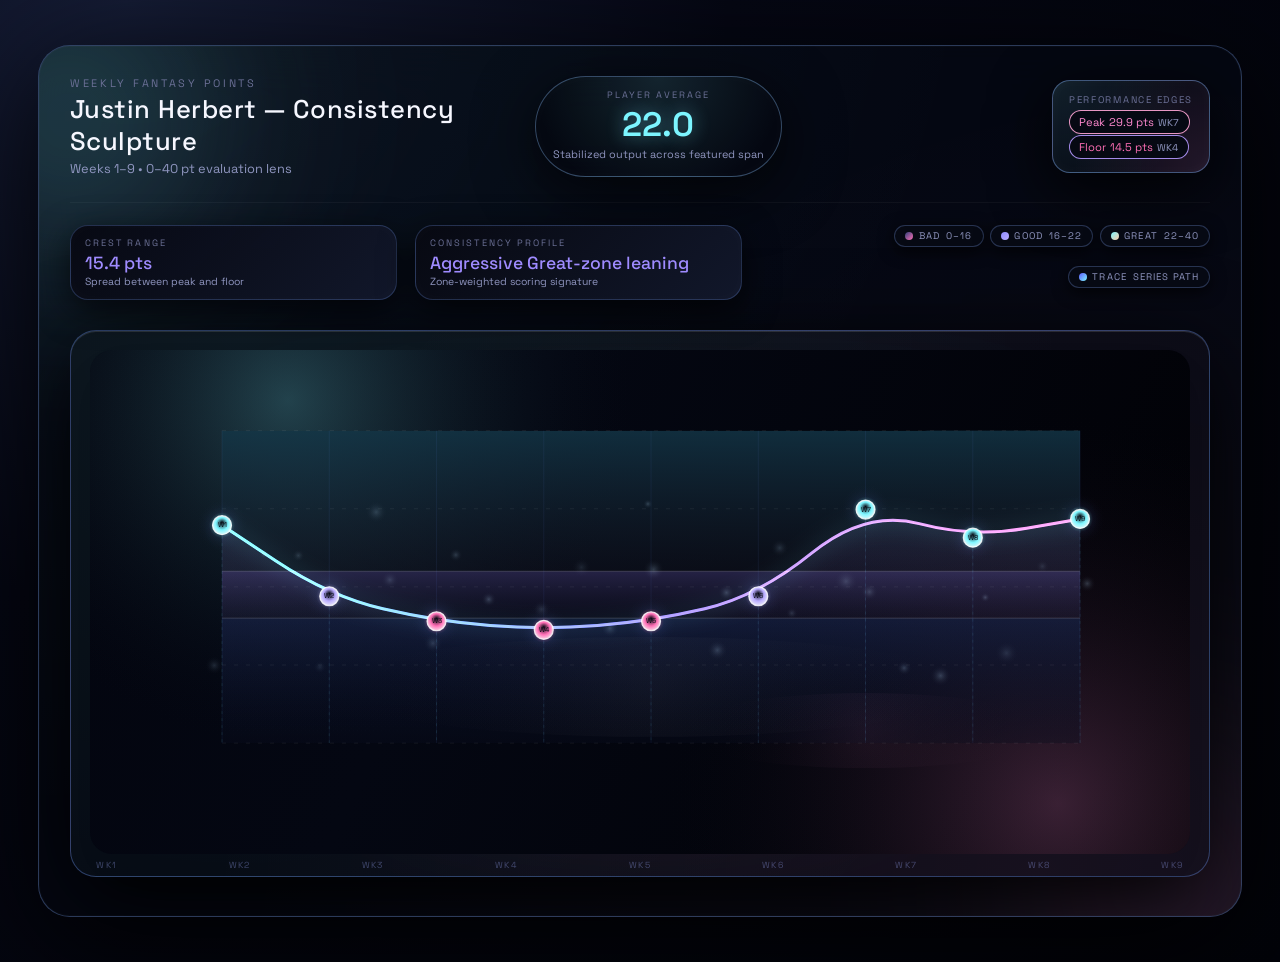
<file: index.html>
<!DOCTYPE html>
<html lang="en">
  <head>
    <meta charset="UTF-8" />
    <title>Weekly Fantasy Points — Liquid Glass Consistency Map</title>
    <meta name="viewport" content="width=device-width, initial-scale=1.0" />
    <link rel="stylesheet" href="styles.css" />
  </head>
  <body>
    <main class="page">
      <section class="glass-shell">
        <!-- Ambient caustic glows -->
        <div class="shell-glow shell-glow--left"></div>
        <div class="shell-glow shell-glow--right"></div>

        <!-- Top meta / header -->
        <header class="shell-header">
          <div class="shell-header-left">
            <div class="eyebrow">WEEKLY FANTASY POINTS</div>
            <h1 class="player-title">Justin Herbert — Consistency Sculpture</h1>
            <p class="subtitle">Weeks 1–9 • 0–40 pt evaluation lens</p>
          </div>

          <div class="shell-header-center">
            <div class="avg-label">Player Average</div>
            <div class="avg-value">22.0</div>
            <div class="avg-caption">Stabilized output across featured span</div>
          </div>

          <div class="shell-header-right">
            <div class="minmax-pill">
              <div class="pill-label">Performance Edges</div>
              <div class="pill-row">
                <span class="pill-tag pill-tag--high">
                  Peak
                  <span id="peak-points">--</span>
                  <span id="peak-week" class="pill-week">WK–</span>
                </span>
              </div>
              <div class="pill-row">
                <span class="pill-tag pill-tag--low">
                  Floor
                  <span id="floor-points">--</span>
                  <span id="floor-week" class="pill-week">WK–</span>
                </span>
              </div>
            </div>
          </div>
        </header>

        <!-- Legend and quick stats -->
        <section class="shell-meta">
          <div class="meta-stat">
            <div class="meta-label">Crest Range</div>
            <div class="meta-value" id="stat-range">--</div>
            <div class="meta-sub">Spread between peak and floor</div>
          </div>
          <div class="meta-stat">
            <div class="meta-label">Consistency Profile</div>
            <div class="meta-value" id="stat-profile">--</div>
            <div class="meta-sub">Zone-weighted scoring signature</div>
          </div>
          <div class="meta-legend">
            <div class="zone-pill zone-pill--bad">
              <span class="zone-dot"></span>
              <span class="zone-label">Bad</span>
              <span class="zone-range">0–16</span>
            </div>
            <div class="zone-pill zone-pill--good">
              <span class="zone-dot"></span>
              <span class="zone-label">Good</span>
              <span class="zone-range">16–22</span>
            </div>
            <div class="zone-pill zone-pill--great">
              <span class="zone-dot"></span>
              <span class="zone-label">Great</span>
              <span class="zone-range">22–40</span>
            </div>
            <div class="zone-pill zone-pill--trace">
              <span class="zone-dot"></span>
              <span class="zone-label">Trace</span>
              <span class="zone-range">Series Path</span>
            </div>
          </div>
        </section>

        <!-- Chart container: canvas + tooltip overlay -->
        <section class="chart-shell">
          <div class="chart-glass-layer chart-glass-layer--outer"></div>
          <div class="chart-glass-layer chart-glass-layer--inner"></div>
          <div class="chart-caustic chart-caustic--top"></div>
          <div class="chart-caustic chart-caustic--bottom"></div>

          <canvas id="infographicCanvas" aria-label="Weekly fantasy points liquid glass chart" role="img"></canvas>

          <!-- Tooltip overlay (positioned by JS) -->
          <div id="chart-tooltip" class="chart-tooltip" hidden>
            <div class="tooltip-label" id="tooltip-week">Week 1</div>
            <div class="tooltip-value" id="tooltip-value">27.9 pts</div>
            <div class="tooltip-zone" id="tooltip-zone">Great Zone</div>
          </div>

          <!-- Week labels track (helper for quick reading) -->
          <div class="week-track" aria-hidden="true">
            <!-- Week labels are rendered into canvas + orbs; this subtle strip reinforces the timeline -->
            <span>WK1</span>
            <span>WK2</span>
            <span>WK3</span>
            <span>WK4</span>
            <span>WK5</span>
            <span>WK6</span>
            <span>WK7</span>
            <span>WK8</span>
            <span>WK9</span>
          </div>
        </section>
      </section>
    </main>

    <script src="app.js"></script>
  </body>
</html>
</file>
<file: styles.css>
@import url("https://fonts.googleapis.com/css2?family=Space+Grotesk:wght@400;500;600&display=swap");

:root {
  --page-bg: radial-gradient(circle at 10% 0%, #151c35 0%, #050714 40%, #020309 100%);
  --font-main: "Space Grotesk", system-ui, -apple-system, BlinkMacSystemFont, "Segoe UI", sans-serif;

  --shell-bg: rgba(5, 8, 18, 0.9);
  --shell-border: rgba(132, 177, 255, 0.3);
  --shell-shadow: 0 28px 120px rgba(0, 0, 0, 0.92);

  --text-primary: #f6f7ff;
  --text-soft: #9096c0;
  --text-muted: #6b7096;

  --accent-cyan: #7cf5ff;
  --accent-violet: #9f8bff;
  --accent-pink: #ff89cf;
  --accent-great: #7cf5ff;
  --accent-good: #b9acff;
  --accent-bad: #ff6fb6;

  --zone-bad-from: rgba(18, 32, 70, 0.9);
  --zone-bad-to: rgba(13, 21, 46, 0.4);
  --zone-good-from: rgba(53, 50, 96, 0.9);
  --zone-good-to: rgba(40, 39, 73, 0.4);
  --zone-great-from: rgba(33, 71, 86, 0.9);
  --zone-great-to: rgba(42, 41, 66, 0.4);

  --tooltip-bg: rgba(6, 9, 20, 0.96);
  --tooltip-border: rgba(139, 189, 255, 0.6);
}

*,
*::before,
*::after {
  box-sizing: border-box;
}

html,
body {
  margin: 0;
  padding: 0;
}

body {
  min-height: 100vh;
  display: flex;
  align-items: center;
  justify-content: center;
  padding: 2.8rem clamp(1.4rem, 3vw, 3.2rem);
  background: var(--page-bg);
  color: var(--text-primary);
  font-family: var(--font-main);
}

/* PAGE + SHELL */

.page {
  width: 100%;
  display: flex;
  align-items: center;
  justify-content: center;
}

.glass-shell {
  position: relative;
  width: min(1280px, 100%);
  padding: 1.9rem 1.9rem 2.4rem;
  border-radius: 32px;
  background: radial-gradient(circle at 0% -20%, rgba(126, 245, 255, 0.06), transparent 60%) border-box,
    radial-gradient(circle at 100% 120%, rgba(255, 137, 207, 0.05), transparent 65%) border-box,
    var(--shell-bg);
  border: 1px solid var(--shell-border);
  box-shadow: var(--shell-shadow), inset 0 0 0 1px rgba(255, 255, 255, 0.02);
  backdrop-filter: blur(26px) saturate(150%);
  overflow: hidden;
}

/* Ambient shell glows */

.shell-glow {
  position: absolute;
  width: 420px;
  height: 420px;
  filter: blur(80px);
  opacity: 0.72;
  mix-blend-mode: screen;
  pointer-events: none;
}

.shell-glow--left {
  top: -140px;
  left: -180px;
  background: radial-gradient(circle at center, rgba(124, 245, 255, 0.38), transparent 70%);
}

.shell-glow--right {
  bottom: -180px;
  right: -120px;
  background: radial-gradient(circle at center, rgba(255, 137, 207, 0.28), transparent 70%);
}

/* HEADER */

.shell-header {
  position: relative;
  z-index: 2;
  display: grid;
  grid-template-columns: minmax(0, 2.2fr) minmax(0, 1.7fr) minmax(0, 2fr);
  gap: 1.6rem;
  padding-bottom: 1.6rem;
  border-bottom: 1px solid rgba(255, 255, 255, 0.04);
}

.eyebrow {
  font-size: 0.68rem;
  letter-spacing: 0.25em;
  text-transform: uppercase;
  color: var(--text-muted);
}

.player-title {
  margin: 0.15rem 0 0.2rem;
  font-size: 1.6rem;
  letter-spacing: 0.02em;
  font-weight: 500;
  color: var(--text-primary);
}

.subtitle {
  margin: 0;
  font-size: 0.8rem;
  color: var(--text-soft);
}

.shell-header-center {
  align-self: center;
  justify-self: center;
  text-align: center;
  padding: 0.75rem 1.05rem 0.9rem;
  border-radius: 999px;
  position: relative;
  background: radial-gradient(circle at 50% 0%, rgba(124, 245, 255, 0.12), transparent 80%),
    rgba(5, 8, 18, 0.92);
  border: 1px solid rgba(142, 194, 255, 0.35);
  box-shadow: 0 14px 60px rgba(0, 0, 0, 0.7), inset 0 0 22px rgba(255, 255, 255, 0.02);
  backdrop-filter: blur(18px);
}

.avg-label {
  font-size: 0.58rem;
  letter-spacing: 0.22em;
  text-transform: uppercase;
  color: var(--text-muted);
}

.avg-value {
  margin-top: 0.12rem;
  font-size: 2.12rem;
  font-weight: 600;
  color: var(--accent-cyan);
  text-shadow: 0 0 18px rgba(124, 245, 255, 0.48);
}

.avg-caption {
  margin-top: 0.05rem;
  font-size: 0.68rem;
  color: var(--text-soft);
}

.shell-header-right {
  align-self: center;
  justify-self: flex-end;
}

.minmax-pill {
  padding: 0.85rem 1rem;
  border-radius: 18px;
  background: radial-gradient(circle at 0 0, rgba(124, 245, 255, 0.1), transparent 75%),
    radial-gradient(circle at 100% 100%, rgba(255, 137, 207, 0.12), transparent 75%),
    rgba(6, 9, 20, 0.98);
  border: 1px solid rgba(136, 183, 255, 0.42);
  box-shadow: 0 16px 60px rgba(0, 0, 0, 0.85), inset 0 0 14px rgba(255, 255, 255, 0.03);
}

.pill-label {
  font-size: 0.6rem;
  letter-spacing: 0.18em;
  text-transform: uppercase;
  color: var(--text-muted);
  margin-bottom: 0.25rem;
}

.pill-row {
  display: flex;
  align-items: center;
  gap: 0.4rem;
  margin-top: 0.08rem;
}

.pill-tag {
  display: inline-flex;
  align-items: baseline;
  gap: 0.24rem;
  padding: 0.24rem 0.6rem;
  border-radius: 999px;
  font-size: 0.7rem;
  background: rgba(7, 10, 20, 0.98);
  border: 1px solid rgba(143, 190, 255, 0.4);
  color: var(--text-primary);
}

.pill-tag--high {
  border-color: rgba(255, 166, 214, 0.9);
  color: var(--accent-pink);
}

.pill-tag--low {
  border-color: rgba(180, 152, 255, 0.9);
  color: var(--accent-bad);
}

.pill-week {
  font-size: 0.62rem;
  color: var(--text-soft);
}

/* META + LEGEND */

.shell-meta {
  position: relative;
  z-index: 2;
  margin-top: 1.35rem;
  display: grid;
  grid-template-columns: minmax(0, 1.6fr) minmax(0, 1.6fr) minmax(0, 2.2fr);
  gap: 1.1rem;
}

.meta-stat {
  padding: 0.7rem 0.9rem;
  border-radius: 18px;
  background: linear-gradient(135deg, rgba(7, 9, 18, 0.98), rgba(18, 24, 44, 0.96));
  border: 1px solid rgba(120, 165, 255, 0.24);
  box-shadow: 0 10px 34px rgba(0, 0, 0, 0.7), inset 0 0 18px rgba(255, 255, 255, 0.02);
}

.meta-label {
  font-size: 0.58rem;
  letter-spacing: 0.22em;
  text-transform: uppercase;
  color: var(--text-muted);
}

.meta-value {
  margin-top: 0.18rem;
  font-size: 1.1rem;
  font-weight: 500;
  color: var(--accent-violet);
}

.meta-sub {
  margin-top: 0.06rem;
  font-size: 0.65rem;
  color: var(--text-soft);
}

.meta-legend {
  display: flex;
  flex-wrap: wrap;
  justify-content: flex-end;
  gap: 0.4rem;
  align-items: flex-start;
}

.zone-pill {
  display: inline-flex;
  align-items: center;
  gap: 0.35rem;
  padding: 0.26rem 0.62rem;
  border-radius: 999px;
  font-size: 0.6rem;
  letter-spacing: 0.12em;
  text-transform: uppercase;
  color: var(--text-soft);
  background: rgba(7, 10, 20, 0.96);
  border: 1px solid rgba(134, 171, 255, 0.26);
  box-shadow: 0 4px 16px rgba(0, 0, 0, 0.75);
}

.zone-dot {
  width: 0.5rem;
  height: 0.5rem;
  border-radius: 999px;
  background: var(--accent-cyan);
}

.zone-pill--bad .zone-dot {
  background: linear-gradient(135deg, #2e4079, var(--accent-bad));
}
.zone-pill--good .zone-dot {
  background: linear-gradient(135deg, #8f8cff, var(--accent-good));
}
.zone-pill--great .zone-dot {
  background: linear-gradient(135deg, var(--accent-great), #ffcba8);
}
.zone-pill--trace .zone-dot {
  background: linear-gradient(135deg, #5f5bff, #7cf5ff);
}

/* CHART SHELL */

.chart-shell {
  position: relative;
  margin-top: 1.85rem;
  padding: 1.2rem 1.2rem 1.4rem;
  border-radius: 26px;
  background:
    radial-gradient(circle at 15% 0%, rgba(124, 245, 255, 0.07), transparent 75%),
    radial-gradient(circle at 85% 100%, rgba(255, 137, 207, 0.08), transparent 75%),
    rgba(4, 7, 16, 0.98);
  border: 1px solid rgba(115, 158, 255, 0.35);
  box-shadow:
    0 26px 90px rgba(0, 0, 0, 0.98),
    inset 0 1px 0 rgba(255, 255, 255, 0.12),
    inset 0 20px 60px rgba(255, 255, 255, 0.018);
  overflow: hidden;
}

/* Inner glass layers for depth */

.chart-glass-layer {
  position: absolute;
  inset: 9% 4%;
  border-radius: 24px;
  pointer-events: none;
}

.chart-glass-layer--outer {
  border: 1px solid rgba(139, 184, 255, 0.2);
  box-shadow:
    inset 0 18px 40px rgba(255, 255, 255, 0.03),
    inset 0 -18px 65px rgba(0, 0, 0, 0.9);
}

.chart-glass-layer--inner {
  inset: 13% 7%;
  border-radius: 20px;
  background:
    radial-gradient(ellipse at top, rgba(124, 245, 255, 0.05), transparent 65%),
    radial-gradient(ellipse at bottom, rgba(255, 137, 207, 0.04), transparent 60%);
  box-shadow:
    inset 0 0 40px rgba(0, 0, 0, 0.95),
    inset 0 0 0 1px rgba(255, 255, 255, 0.015);
}

/* Caustic highlights */

.chart-caustic {
  position: absolute;
  pointer-events: none;
  filter: blur(32px);
  mix-blend-mode: screen;
  opacity: 0.65;
}

.chart-caustic--top {
  left: 10%;
  right: 10%;
  top: 9%;
  height: 38px;
  background: radial-gradient(ellipse at center, rgba(124, 245, 255, 0.22), transparent 70%);
}

.chart-caustic--bottom {
  left: 22%;
  right: 22%;
  bottom: 7%;
  height: 34px;
  background: radial-gradient(ellipse at center, rgba(255, 137, 207, 0.18), transparent 70%);
}

/* Canvas */

#infographicCanvas {
  position: relative;
  display: block;
  width: 100%;
  height: clamp(360px, 56vh, 560px);
  border-radius: 22px;
  z-index: 3;
  cursor: default;
}

/* Week track: subtle static guide, not interactive */

.week-track {
  position: absolute;
  bottom: 0.35rem;
  left: 1.6rem;
  right: 1.6rem;
  display: flex;
  justify-content: space-between;
  font-size: 0.55rem;
  letter-spacing: 0.16em;
  text-transform: uppercase;
  color: rgba(158, 173, 255, 0.36);
  pointer-events: none;
  z-index: 2;
}

/* Tooltip */

.chart-tooltip {
  position: absolute;
  min-width: 136px;
  padding: 0.5rem 0.7rem 0.55rem;
  border-radius: 14px;
  background: var(--tooltip-bg);
  border: 1px solid var(--tooltip-border);
  box-shadow:
    0 16px 50px rgba(0, 0, 0, 0.95),
    inset 0 0 14px rgba(255, 255, 255, 0.02);
  backdrop-filter: blur(18px) saturate(150%);
  transform: translate(-50%, -115%);
  z-index: 10;
  pointer-events: none;
}

.chart-tooltip::before {
  content: "";
  position: absolute;
  left: 50%;
  bottom: -7px;
  transform: translateX(-50%);
  border-width: 7px 7px 0 7px;
  border-style: solid;
  border-color: rgba(10, 14, 30, 0.96) transparent transparent transparent;
  filter: drop-shadow(0 -1px 3px rgba(0, 0, 0, 0.9));
}

.tooltip-label {
  font-size: 0.58rem;
  letter-spacing: 0.18em;
  text-transform: uppercase;
  color: var(--text-muted);
}

.tooltip-value {
  margin-top: 0.08rem;
  font-size: 0.98rem;
  font-weight: 500;
  color: var(--accent-cyan);
}

.tooltip-zone {
  margin-top: 0.02rem;
  font-size: 0.64rem;
  color: var(--accent-violet);
}

/* RESPONSIVE */

@media (max-width: 980px) {
  body {
    padding: 1.8rem 1.2rem;
  }

  .glass-shell {
    padding: 1.4rem 1.4rem 1.8rem;
    border-radius: 26px;
  }

  .shell-header {
    grid-template-columns: minmax(0, 2fr) minmax(0, 2fr);
    grid-template-rows: auto auto;
    gap: 1.2rem;
  }

  .shell-header-right {
    grid-column: span 2;
    justify-self: flex-start;
  }

  .shell-meta {
    grid-template-columns: minmax(0, 1.6fr) minmax(0, 2fr);
    grid-auto-rows: auto;
    row-gap: 0.8rem;
  }

  .meta-legend {
    justify-content: flex-start;
  }
}

@media (max-width: 720px) {
  .shell-header {
    grid-template-columns: 1fr;
  }

  .shell-header-center {
    justify-self: flex-start;
    margin-left: -0.1rem;
  }

  .shell-header-right {
    justify-self: flex-start;
  }

  .shell-meta {
    grid-template-columns: 1fr;
  }

  #infographicCanvas {
    height: clamp(320px, 50vh, 440px);
  }

  .week-track {
    left: 1.2rem;
    right: 1.2rem;
  }
}
</file>
